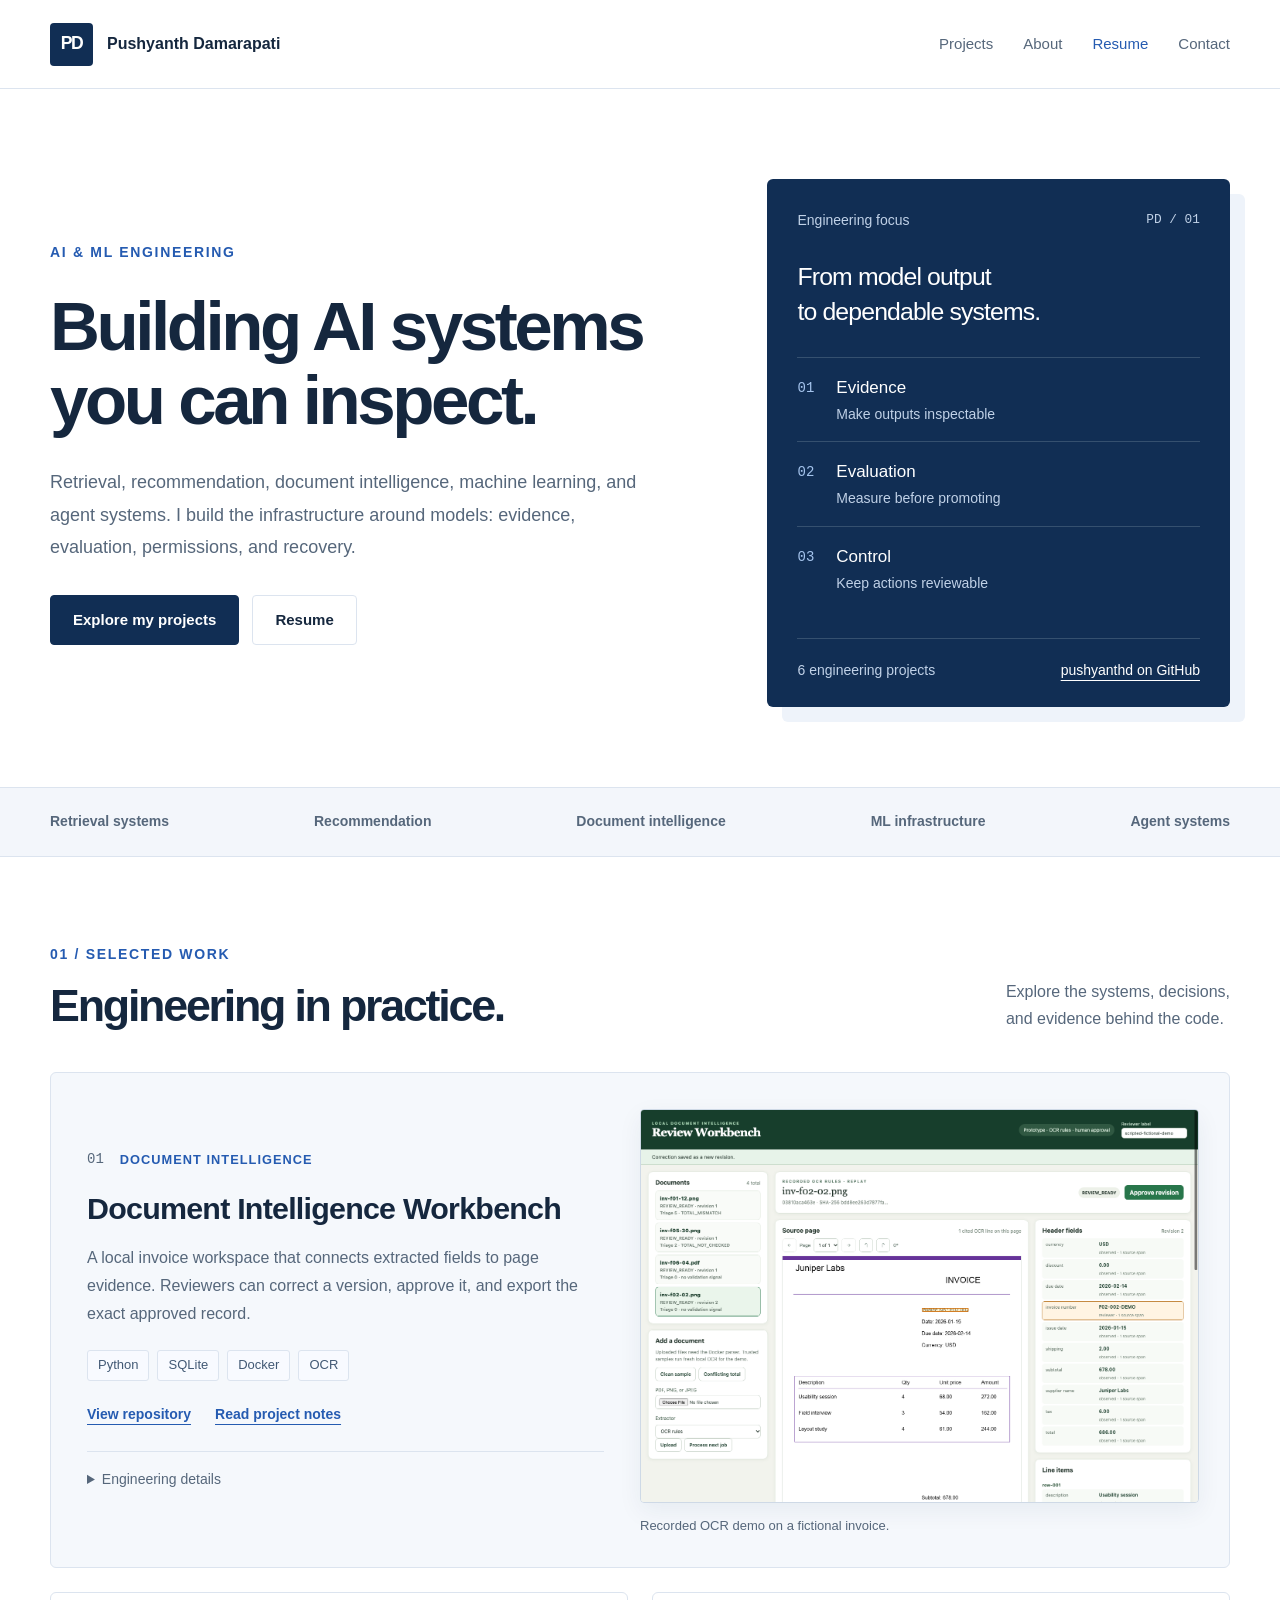
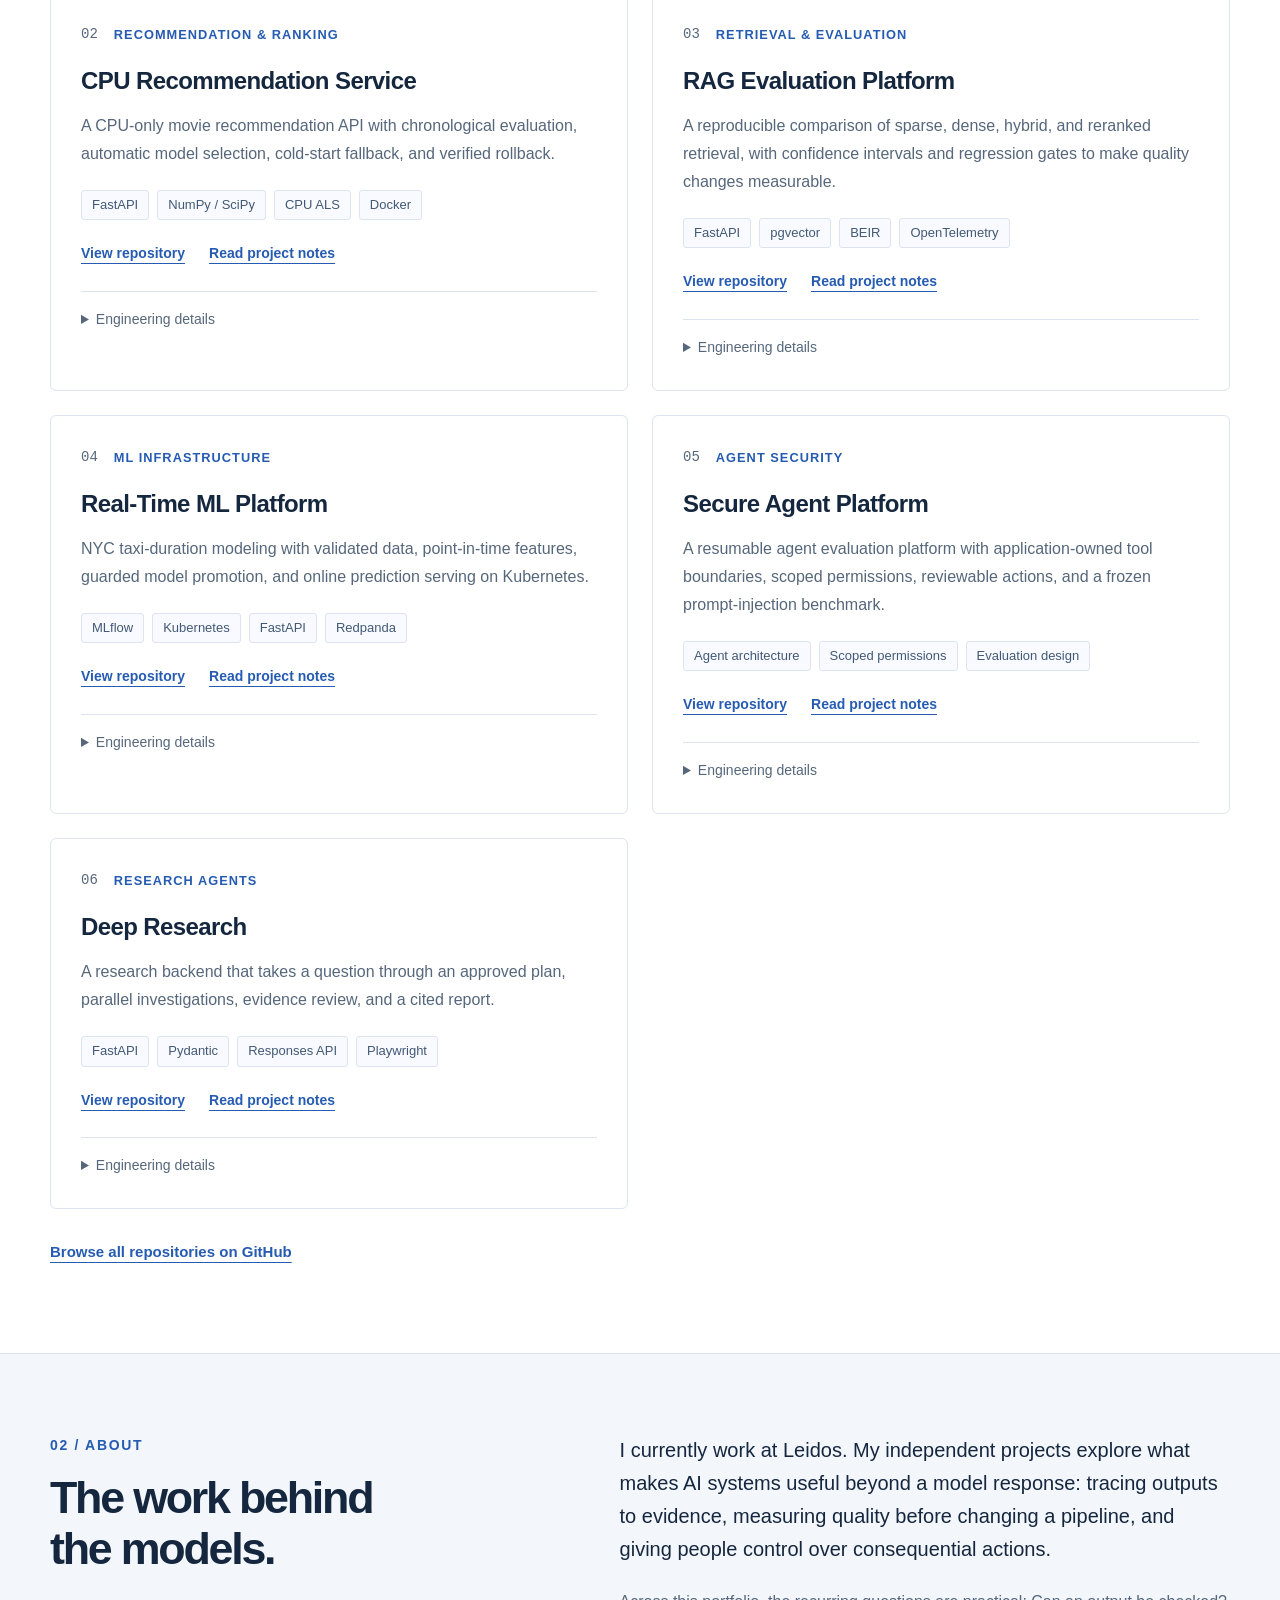
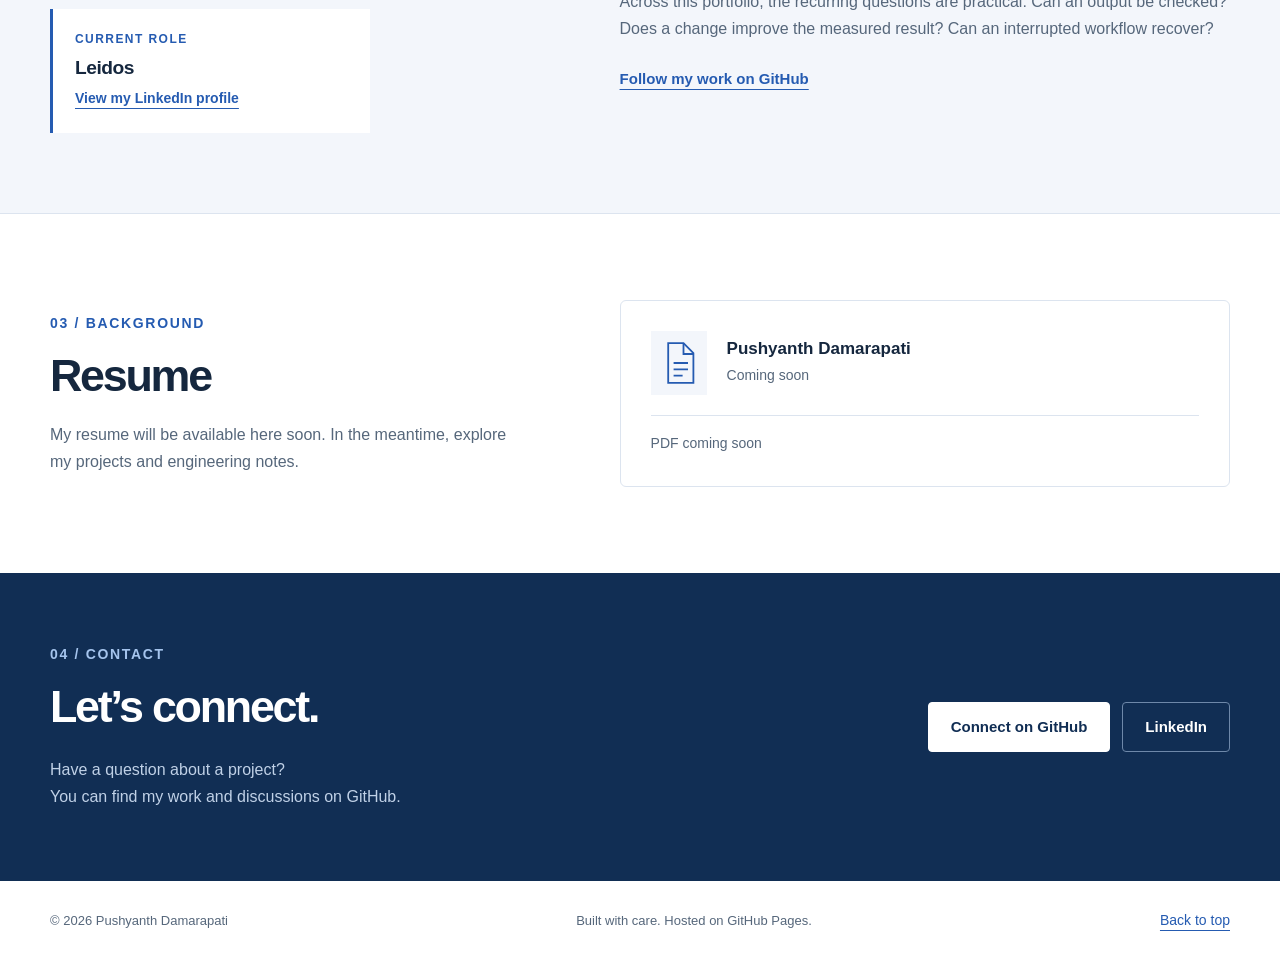
<file: index.html>
<!doctype html>
<html lang="en">
<head>
  <meta charset="utf-8">
  <meta name="viewport" content="width=device-width, initial-scale=1">
  <meta name="description" content="Pushyanth Damarapati — AI and ML engineering projects in retrieval evaluation, recommendation, document intelligence, machine learning infrastructure, and agent systems.">
  <meta name="theme-color" content="#112e54">
  <meta property="og:title" content="Pushyanth Damarapati | AI & ML Engineering">
  <meta property="og:description" content="Retrieval, recommendation, document intelligence, machine learning, and agent systems. I build the infrastructure around models: evidence, evaluation, permissions, and recovery.">
  <meta property="og:type" content="website">
  <title>Pushyanth Damarapati | AI & ML Engineering</title>
  <link rel="icon" type="image/svg+xml" href="data:image/svg+xml,%3Csvg xmlns='http://www.w3.org/2000/svg' viewBox='0 0 64 64'%3E%3Crect width='64' height='64' rx='12' fill='%23112e54'/%3E%3Ctext x='32' y='42' text-anchor='middle' font-family='Arial,sans-serif' font-size='27' font-weight='700' fill='white'%3EPD%3C/text%3E%3C/svg%3E">
  <link rel="stylesheet" href="assets/styles.css">
  <script src="assets/main.js" defer></script>
</head>
<body id="top">
  <a class="skip-link" href="#main">Skip to content</a>
  <header class="site-header">
    <div class="container header-inner">
      <a class="brand" href="#top" aria-label="Pushyanth Damarapati, back to top"><span class="monogram">PD</span><span>Pushyanth Damarapati</span></a>
      <nav aria-label="Main navigation"><a href="#projects">Projects</a><a href="#about">About</a><a href="#resume">Resume</a><a href="#contact">Contact</a></nav>
    </div>
  </header>
  <main id="main">
    <section class="hero container" aria-labelledby="hero-title">
      <div class="hero-main"><p class="eyebrow">AI &amp; ML engineering</p><h1 id="hero-title">Building AI systems you can inspect.</h1><p class="hero-intro">Retrieval, recommendation, document intelligence, machine learning, and agent systems. I build the infrastructure around models: evidence, evaluation, permissions, and recovery.</p><div class="hero-actions"><a class="button primary" href="#projects">Explore my projects</a><a class="button secondary" href="#resume">Resume</a></div></div>
      <aside class="hero-aside" aria-label="Portfolio focus"><div class="aside-heading"><span>Engineering focus</span><span class="small-mark">PD / 01</span></div><p class="aside-title">From model output<br>to dependable systems.</p><ol class="focus-list"><li><span>01</span><div>Evidence<span class="focus-description">Make outputs inspectable</span></div></li><li><span>02</span><div>Evaluation<span class="focus-description">Measure before promoting</span></div></li><li><span>03</span><div>Control<span class="focus-description">Keep actions reviewable</span></div></li></ol><div class="aside-footer"><span>6 engineering projects</span><a href="https://github.com/pushyanthd">pushyanthd on GitHub</a></div></aside>
    </section>
    <div class="topic-strip"><div class="container"><span>Retrieval systems</span><span>Recommendation</span><span>Document intelligence</span><span>ML infrastructure</span><span>Agent systems</span></div></div>
    <section class="section container" id="projects" aria-labelledby="projects-title"><div class="section-heading"><div><p class="eyebrow">01 / Selected work</p><h2 id="projects-title">Engineering in practice.</h2></div><p>Explore the systems, decisions,<br>and evidence behind the code.</p></div><div class="projects-grid"><article class="project featured">
      <div class="project-copy"><div class="project-top"><span class="project-number">01</span><span class="eyebrow">Document intelligence</span></div>
      <h3>Document Intelligence Workbench</h3><p>A local invoice workspace that connects extracted fields to page evidence. Reviewers can correct a version, approve it, and export the exact approved record.</p>
      <ul class="tags" aria-label="Technologies"><li>Python</li><li>SQLite</li><li>Docker</li><li>OCR</li></ul>
      <div class="project-links"><a href="https://github.com/pushyanthd/document-intelligence-workbench">View repository</a><a href="https://github.com/pushyanthd/document-intelligence-workbench/blob/main/docs/engineering-case-study.md">Read project notes</a></div>
      <details><summary>Engineering details</summary><p>An experimental local invoice workflow with isolated parsing, evidence-linked review, auditable revisions, and approved exports. Paired tests cover 180 invoices and 100 receipts; rules remain the default because the local model regressed on invoice headers and exact rows. A six-case author pilot completed, with exact required headers on 5/6 cases and exact rows on 19/20. This does not establish production financial correctness or broad vendor accuracy.</p><span class="project-status">Experimental v0.1.0 candidate · publication pending</span></details></div><figure class="project-image"><img src="assets/workbench.png" width="1440" height="1013" loading="lazy" alt="Document review workspace showing an invoice beside evidence-linked extracted fields"><figcaption>Recorded OCR demo on a fictional invoice.</figcaption></figure>
    </article>
<article class="project">
      <div class="project-copy"><div class="project-top"><span class="project-number">02</span><span class="eyebrow">Recommendation &amp; ranking</span></div>
      <h3>CPU Recommendation Service</h3><p>A CPU-only movie recommendation API with chronological evaluation, automatic model selection, cold-start fallback, and verified rollback.</p>
      <ul class="tags" aria-label="Technologies"><li>FastAPI</li><li>NumPy / SciPy</li><li>CPU ALS</li><li>Docker</li></ul>
      <div class="project-links"><a href="https://github.com/pushyanthd/recommendation-service">View repository</a><a href="https://github.com/pushyanthd/recommendation-service/blob/main/docs/engineering-case-study.md">Read project notes</a></div>
      <details><summary>Engineering details</summary><p>Compared popularity, item similarity, and ALS for 1,188 MovieLens users. Item similarity improved final NDCG@10 by 11.97%, but its 3.41% validation gain missed the frozen 10% objective, so popularity remains selected. The selected snapshot served 5,000 HTTP requests with zero failures and 11.65 ms client P95 on Apple M1. This is a local benchmark/demo, not evidence of online impact or production security; independent scanning still reports a HIGH zlib advisory.</p><span class="project-status">v1.0.0 prepared · publication pending</span></details></div>
    </article>
<article class="project">
      <div class="project-copy"><div class="project-top"><span class="project-number">03</span><span class="eyebrow">Retrieval &amp; evaluation</span></div>
      <h3>RAG Evaluation Platform</h3><p>A reproducible comparison of sparse, dense, hybrid, and reranked retrieval, with confidence intervals and regression gates to make quality changes measurable.</p>
      <ul class="tags" aria-label="Technologies"><li>FastAPI</li><li>pgvector</li><li>BEIR</li><li>OpenTelemetry</li></ul>
      <div class="project-links"><a href="https://github.com/pushyanthd/rag-eval-platform">View repository</a><a href="https://github.com/pushyanthd/rag-eval-platform/blob/main/docs/model_card.md">Read project notes</a></div>
      <details><summary>Engineering details</summary><p>Full BEIR test sets across SciFact, NFCorpus, and FiQA show that the best nDCG@10 point estimate changes by domain: dense retrieval leads on SciFact and FiQA, while reranked hybrid leads on NFCorpus. The repo also includes confidence intervals, paired comparisons, a regression gate, cited-answer evaluation, and observability. Generated-answer scores are benchmark results, not proof of judge validity or general factual accuracy.</p><span class="project-status">Published benchmark reports · experimental answer evaluation</span></details></div>
    </article>
<article class="project">
      <div class="project-copy"><div class="project-top"><span class="project-number">04</span><span class="eyebrow">ML infrastructure</span></div>
      <h3>Real-Time ML Platform</h3><p>NYC taxi-duration modeling with validated data, point-in-time features, guarded model promotion, and online prediction serving on Kubernetes.</p>
      <ul class="tags" aria-label="Technologies"><li>MLflow</li><li>Kubernetes</li><li>FastAPI</li><li>Redpanda</li></ul>
      <div class="project-links"><a href="https://github.com/pushyanthd/realtime-ml-platform">View repository</a><a href="https://github.com/pushyanthd/realtime-ml-platform/blob/main/docs/portfolio-walkthrough.md">Read project notes</a></div>
      <details><summary>Engineering details</summary><p>The v0.1.0 candidate packages reproducible NYC taxi-duration training and guarded online serving. On the fixed April holdout, the approved model reached 187.18 s MAE, 25.78% below the declared baseline. Local kind testing served 10,000 requests at 100 requests/s with 7.99 ms client P95 and no errors or dropped requests. These results use one local kind node; completed-trip distance makes this unsuitable as a pre-trip ETA claim.</p><span class="project-status">v0.1.0 candidate · publication pending</span></details></div>
    </article>
<article class="project">
      <div class="project-copy"><div class="project-top"><span class="project-number">05</span><span class="eyebrow">Agent security</span></div>
      <h3>Secure Agent Platform</h3><p>A resumable agent evaluation platform with application-owned tool boundaries, scoped permissions, reviewable actions, and a frozen prompt-injection benchmark.</p>
      <ul class="tags" aria-label="Technologies"><li>Agent architecture</li><li>Scoped permissions</li><li>Evaluation design</li></ul>
      <div class="project-links"><a href="https://github.com/pushyanthd/secure-agent-platform">View repository</a><a href="https://github.com/pushyanthd/secure-agent-platform/blob/main/arch_plan/secure-agent-platform-plan.md">Read project notes</a></div>
      <details><summary>Engineering details</summary><p>The completed 400-trial evaluation measured clean-task success at 104/160 for the defended system; two defended attacks remained unresolved and the release gate failed. A later eight-trial utility pilot was also rejected. The repository preserves the failed results and limitations rather than treating the platform as release-ready.</p><span class="project-status">400-trial evaluation complete · release gate failed</span></details></div>
    </article>
<article class="project">
      <div class="project-copy"><div class="project-top"><span class="project-number">06</span><span class="eyebrow">Research agents</span></div>
      <h3>Deep Research</h3><p>A research backend that takes a question through an approved plan, parallel investigations, evidence review, and a cited report.</p>
      <ul class="tags" aria-label="Technologies"><li>FastAPI</li><li>Pydantic</li><li>Responses API</li><li>Playwright</li></ul>
      <div class="project-links"><a href="https://github.com/pushyanthd/deep-research">View repository</a><a href="https://github.com/pushyanthd/deep-research/blob/main/docs/case-study.md">Read project notes</a></div>
      <details><summary>Engineering details</summary><p>Application code owns budgets, tool access, recovery, and report validation. Published development examples show quick briefs, broader comparisons, and technical research with recorded evidence and cost.</p><span class="project-status">v0.2.0 · published development examples</span></details></div>
    </article></div><a class="all-projects" href="https://github.com/pushyanthd?tab=repositories">Browse all repositories on GitHub</a></section>
    <section class="about-section" id="about" aria-labelledby="about-title"><div class="container about-grid"><div><p class="eyebrow">02 / About</p><h2 id="about-title">The work behind<br>the models.</h2><div class="current-role"><p class="eyebrow">Current role</p><h3>Leidos</h3><a href="https://www.linkedin.com/in/pushyanthd">View my LinkedIn profile</a></div></div><div class="about-copy"><p class="about-lead">I currently work at Leidos. My independent projects explore what makes AI systems useful beyond a model response: tracing outputs to evidence, measuring quality before changing a pipeline, and giving people control over consequential actions.</p><p>Across this portfolio, the recurring questions are practical: Can an output be checked? Does a change improve the measured result? Can an interrupted workflow recover?</p><a href="https://github.com/pushyanthd">Follow my work on GitHub</a></div></div></section>
    <section class="section container resume-section" id="resume" aria-labelledby="resume-title"><div><p class="eyebrow">03 / Background</p><h2 id="resume-title">Resume</h2><p>My resume will be available here soon. In the meantime, explore my projects and engineering notes.</p></div><div class="resume-card"><div class="resume-document" aria-hidden="true"><svg viewBox="0 0 40 48" fill="none"><path d="M8 2h17l11 11v33H8z" stroke="currentColor" stroke-width="2"/><path d="M25 2v12h11M14 24h16M14 31h16M14 38h10" stroke="currentColor" stroke-width="2"/></svg></div><div><h3>Pushyanth Damarapati</h3><p>Coming soon</p></div><span class="resume-pending">PDF coming soon</span></div></section>
    <section class="contact-section" id="contact" aria-labelledby="contact-title"><div class="container contact-inner"><div><p class="eyebrow">04 / Contact</p><h2 id="contact-title">Let’s connect.</h2><p>Have a question about a project?<br>You can find my work and discussions on GitHub.</p></div><div class="contact-links"><a class="button primary" href="https://github.com/pushyanthd">Connect on GitHub</a><a class="button secondary" href="https://www.linkedin.com/in/pushyanthd">LinkedIn</a></div></div></section>
  </main>
  <footer class="container site-footer"><p>© <span id="year">2026</span> Pushyanth Damarapati</p><p>Built with care. Hosted on GitHub Pages.</p><a href="#top">Back to top</a></footer>
</body>
</html>
</file>
<file: assets/styles.css>
:root{--ink:#15273e;--navy:#112e54;--blue:#255bb1;--muted:#56677b;--line:#dce4ef;--surface:#f3f6fb;--white:#fff;--font:Inter,-apple-system,BlinkMacSystemFont,"Segoe UI",sans-serif}
*{box-sizing:border-box}html{scroll-behavior:smooth;scroll-padding-top:110px}body{margin:0;background:var(--white);color:var(--ink);font-family:var(--font);font-size:17px;line-height:1.7;-webkit-font-smoothing:antialiased}a{color:var(--blue);text-underline-offset:5px;text-decoration-thickness:1px}a:hover{color:var(--navy)}a:focus-visible,summary:focus-visible{outline:3px solid #397bda;outline-offset:5px}::selection{background:#d6e6ff}h1,h2,h3,p{margin:0}h1,h2,h3{line-height:1.15}h1,h2{letter-spacing:-.05em}h2{font-size:clamp(2rem,3.5vw,3rem);font-weight:650}h3{font-size:1.5rem;letter-spacing:-.025em;font-weight:650}.container{width:min(1180px,calc(100% - 80px));margin-inline:auto}.eyebrow{font-size:.875rem;font-weight:650;letter-spacing:.12em;text-transform:uppercase;color:var(--blue)}.skip-link{position:fixed;top:-100px;left:20px;z-index:100;background:var(--navy);color:white;padding:10px 18px}.skip-link:focus{top:12px}.site-header{position:sticky;top:0;z-index:10;background:rgba(255,255,255,.97);border-bottom:1px solid var(--line)}.header-inner{min-height:88px;display:flex;align-items:center;justify-content:space-between;gap:28px}.brand{display:flex;align-items:center;gap:14px;text-decoration:none;color:var(--ink);font-size:1rem;font-weight:650}.monogram{width:43px;height:43px;display:grid;place-items:center;background:var(--navy);color:white;letter-spacing:-.08em;font-size:1.1rem;border-radius:4px}nav{display:flex;flex-wrap:wrap;gap:30px}nav a{font-size:.9375rem;text-decoration:none;color:var(--muted);padding-block:10px}nav a:hover,nav a[aria-current]{color:var(--blue)}.hero{padding-block:90px 80px;display:grid;grid-template-columns:1.4fr 1fr;gap:70px;align-items:center}.hero h1{font-size:clamp(2.8rem,5.4vw,4.75rem);font-weight:650;max-width:720px;margin-top:24px;line-height:1.08}.hero-intro{color:var(--muted);font-size:1.125rem;line-height:1.8;max-width:590px;margin-top:28px}.hero-actions{display:flex;flex-wrap:wrap;gap:13px;margin-top:32px}.button{min-height:48px;display:inline-flex;align-items:center;justify-content:center;padding:11px 22px;border:1px solid var(--line);border-radius:4px;font-size:.9375rem;font-weight:600;text-decoration:none;transition:background .15s,color .15s}.primary{background:var(--navy);color:white;border-color:var(--navy)}.primary:hover{background:#1d467c;color:white}.secondary{background:white;color:var(--ink)}.secondary:hover{background:var(--surface)}.hero-aside{background:var(--navy);color:#fff;border-radius:6px;padding:30px 30px 24px;box-shadow:15px 15px 0 #eef3fa}.aside-heading{display:flex;justify-content:space-between;gap:12px;font-size:.875rem;color:#c0d1e7}.small-mark{font-family:ui-monospace,monospace;font-size:.8rem}.aside-title{font-size:1.55rem;letter-spacing:-.035em;line-height:1.4;margin-top:27px;font-weight:500}.focus-list{list-style:none;padding:0;margin:28px 0}.focus-list li{display:flex;gap:22px;border-top:1px solid #35506f;padding:16px 0;font-size:1.0625rem}.focus-list li>span{font-family:ui-monospace,monospace;color:#a5c4ed;font-size:.875rem;padding-top:3px}.focus-description{display:block;color:#c0d1e7;font-size:.875rem;line-height:1.6}.aside-footer{display:flex;flex-wrap:wrap;justify-content:space-between;gap:12px;border-top:1px solid #35506f;padding-top:20px;font-size:.875rem;color:#c0d1e7}.aside-footer a{color:white}.topic-strip{border-block:1px solid var(--line);background:var(--surface)}.topic-strip .container{display:flex;justify-content:space-between;gap:22px;flex-wrap:wrap;padding-block:22px;font-size:.875rem;color:var(--muted);font-weight:550}.section{padding-block:86px}.section-heading{display:flex;justify-content:space-between;gap:30px;align-items:end;margin-bottom:40px}.section-heading h2,.about-grid h2,.resume-section h2,.contact-inner h2{margin-top:14px}.section-heading>p{color:var(--muted);font-size:1rem}.projects-grid{display:grid;grid-template-columns:1fr 1fr;gap:24px}.project{border:1px solid var(--line);border-radius:6px;overflow:hidden;background:white;display:flex;min-width:0}.project-copy{padding:30px;width:100%;min-width:0}.project-top{display:flex;align-items:center;gap:16px;margin-bottom:20px}.project-number{font-family:ui-monospace,monospace;color:var(--muted);font-size:.875rem}.project-top .eyebrow{font-size:.8rem;letter-spacing:.08em}.project h3{margin-bottom:18px}.project-copy>p{color:var(--muted);font-size:1rem;line-height:1.75}.tags{display:flex;flex-wrap:wrap;gap:8px;list-style:none;padding:0;margin:22px 0}.tags li{border:1px solid var(--line);padding:3px 10px;color:#425975;font-size:.8125rem;border-radius:3px;background:#f8faff}.project-links{display:flex;flex-wrap:wrap;gap:12px 24px;font-size:.875rem;font-weight:600}.project details{border-top:1px solid var(--line);margin-top:25px;padding-top:16px;font-size:.9375rem}.project summary{cursor:pointer;color:var(--muted);font-size:.875rem}.project details p{padding-top:15px;color:var(--muted)}.project-status{display:block;margin-top:14px;color:var(--blue);font-size:.8125rem;font-weight:600}.featured{grid-column:1/-1;background:#f5f8fc;display:grid;grid-template-columns:1fr 1fr;align-items:center}.featured .project-copy{padding:36px}.featured h3{font-size:1.9rem}.project-image{margin:0;padding:36px 30px 30px 0;min-width:0}.project-image img{display:block;width:100%;height:auto;border:1px solid #ced9e6;border-radius:4px;box-shadow:0 8px 24px #112e5410}.project-image figcaption{font-size:.8125rem;color:var(--muted);margin-top:12px}.all-projects{display:inline-block;margin-top:30px;font-size:.9375rem;font-weight:550}.about-section{padding-block:80px;border-block:1px solid var(--line);background:var(--surface)}.about-grid{display:grid;grid-template-columns:1fr 1.3fr;gap:100px}.about-copy p{color:var(--muted);font-size:1rem}.about-copy .about-lead{font-size:1.25rem;color:var(--ink);line-height:1.65}.about-copy p+p{margin-top:22px}.about-copy a{display:inline-block;margin-top:24px;font-size:.9375rem;font-weight:550}.current-role{margin-top:34px;padding:20px 22px;border-left:3px solid var(--blue);background:#fff;max-width:320px}.current-role .eyebrow{font-size:.75rem;margin:0}.current-role h3{margin-top:8px;font-size:1.2rem}.current-role a{display:inline-block;margin-top:8px;font-size:.875rem;font-weight:550}.resume-section{display:grid;grid-template-columns:1fr 1.3fr;gap:100px;align-items:center}.resume-section>div>p:not(.eyebrow){color:var(--muted);font-size:1rem;margin-top:20px}.resume-card{border:1px solid var(--line);padding:30px;display:flex;align-items:center;flex-wrap:wrap;gap:20px;border-radius:6px;min-width:0}.resume-document{width:56px;flex-shrink:0;color:var(--blue);background:var(--surface);padding:10px}.resume-document svg{display:block;width:100%;height:44px}.resume-card h3{font-size:1.0625rem;letter-spacing:0}.resume-card p{font-size:.875rem;color:var(--muted);margin-top:5px}.resume-pending{font-size:.875rem;color:var(--muted);border-top:1px solid var(--line);padding-top:16px;width:100%}.contact-section{background:var(--navy);color:white;padding-block:70px}.contact-inner{display:flex;justify-content:space-between;gap:35px;align-items:center}.contact-inner .eyebrow{color:#a5c4ed}.contact-inner p:not(.eyebrow){color:#c0d1e7;margin-top:24px;font-size:1rem}.contact-links{display:flex;flex-wrap:wrap;gap:12px}.contact-links .primary{color:var(--navy);background:white;border-color:white}.contact-links .primary:hover{background:#e1ecfc}.contact-links .secondary{color:white;background:transparent;border-color:#6e88a9}.contact-links .secondary:hover{background:#20436e}.site-footer{padding-block:28px;display:flex;flex-wrap:wrap;gap:12px 28px;align-items:center;justify-content:space-between;color:var(--muted);font-size:.8125rem}.site-footer a{font-size:.875rem}
@media(min-width:1500px){.hero{padding-block:110px}.hero h1{font-size:4.8rem}}@media(max-width:1000px){.hero{gap:35px}.container{width:calc(100% - 48px)}.hero-aside{padding:25px}.about-grid,.resume-section{gap:50px}.resume-card{padding:24px}.brand{font-size:.9375rem}nav{gap:20px}}@media(max-width:760px){html{scroll-padding-top:145px}.header-inner{flex-wrap:wrap;gap:0;padding-block:14px}.brand{width:100%;margin-bottom:8px}nav{width:100%;justify-content:space-between;gap:12px}nav a{padding-block:4px}.hero{grid-template-columns:1fr;padding-block:48px;gap:40px}.hero h1{max-width:600px;font-size:clamp(2.7rem,9vw,4rem)}.hero-aside{box-shadow:8px 8px 0 #eef3fa}.topic-strip .container{display:grid;grid-template-columns:1fr 1fr;gap:10px 20px}.section{padding-block:54px}.section-heading{display:block;margin-bottom:28px}.section-heading>p{margin-top:20px}.section-heading>p br{display:none}.projects-grid{grid-template-columns:1fr}.featured{grid-template-columns:1fr}.featured .project-copy,.project-copy{padding:26px}.project-image{padding:0 26px 26px}.about-grid,.resume-section{grid-template-columns:1fr;gap:28px}.about-section{padding-block:54px}.about-grid h2 br{display:none}.contact-inner{align-items:start;flex-direction:column}.contact-section{padding-block:54px}.site-footer{flex-direction:column;align-items:start;gap:6px}}@media(max-width:380px){.container{width:calc(100% - 32px)}.hero h1{font-size:2.6rem}.hero-actions .button{width:100%}.hero-aside{padding:22px}.project-copy,.featured .project-copy{padding:22px}.project-image{padding:0 22px 22px}.resume-card{padding:20px}.brand{font-size:.875rem}.topic-strip .container{font-size:.8125rem}}@media(prefers-reduced-motion:reduce){html{scroll-behavior:auto}.button{transition:none}}
</file>
